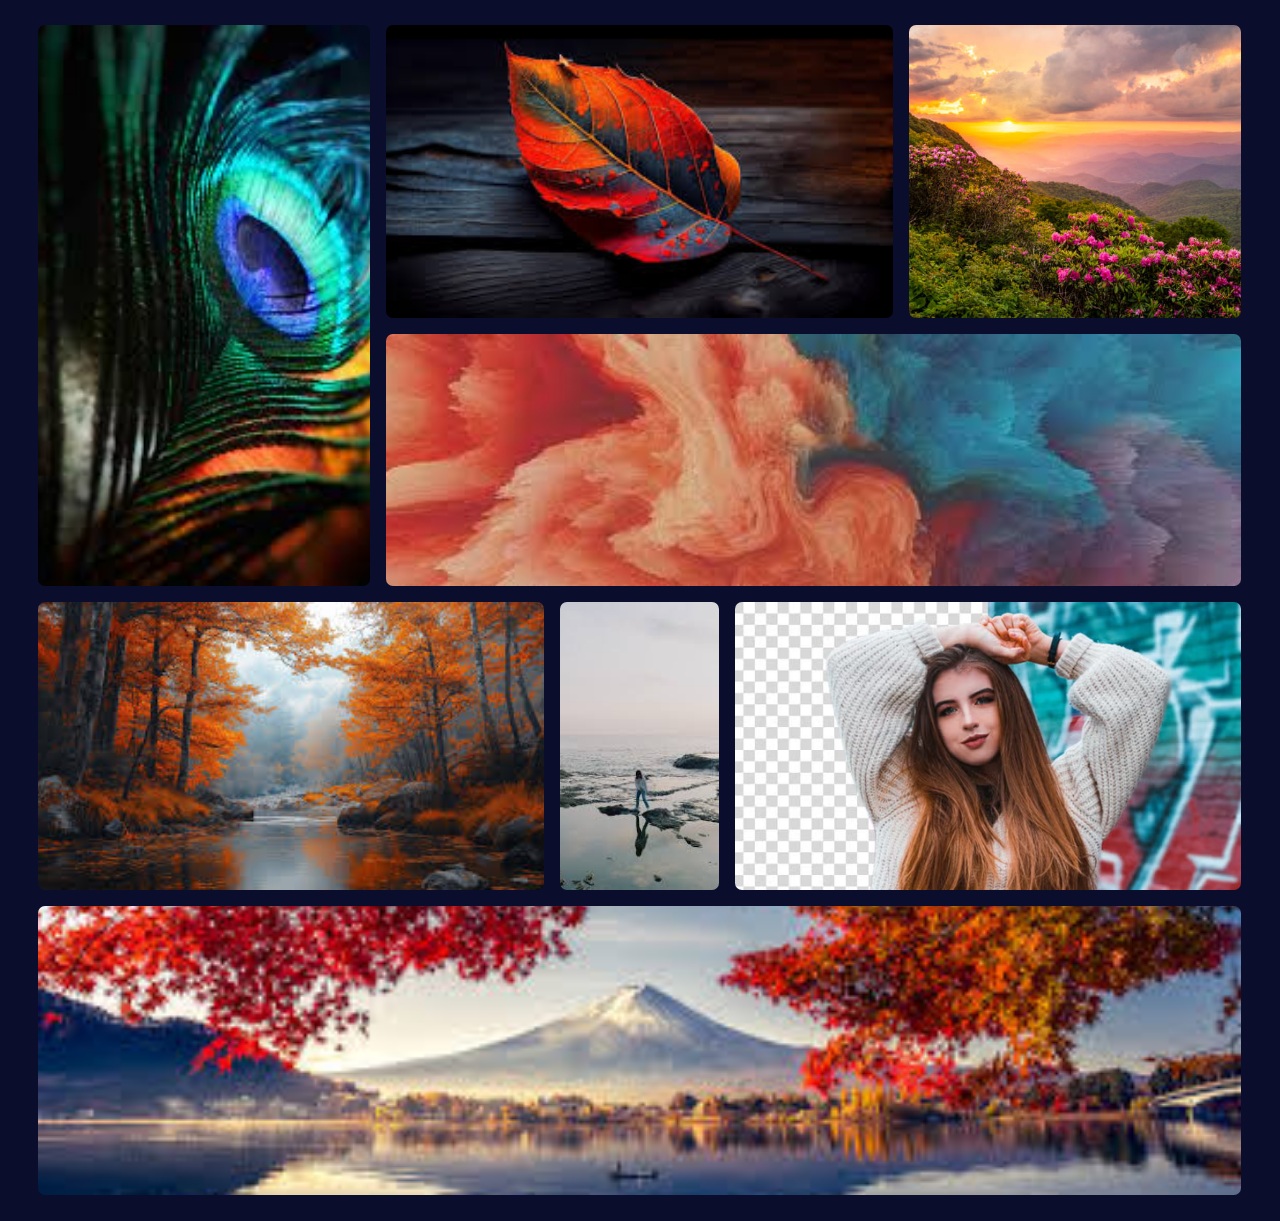
<file: index.html>
<!DOCTYPE html>
<html lang="en">
<head>
  <meta charset="UTF-8">
  <meta name="viewport" content="width=device-width, initial-scale=1.0">
  <link rel="stylesheet" href="./css/main.css">
  <title>Grid Gallery Layout</title>
</head>
<body>
     <div class="photo-grid">
      <div class="photo-grid__item photo-grid__item--color1">
        <img src="./assets/images/image-1.jpeg" alt="">
      </div>
      <div class="photo-grid__item photo-grid__item--color2">
        <img src="./assets/images/image-2.jpeg" alt="">
      </div>
      <div class="photo-grid__item photo-grid__item--color3">
        <img src="./assets/images/image-3.jpg" alt="">
      </div>
      <div class="photo-grid__item photo-grid__item--not-found">
        <img src="./assets/images/image-4.jpeg" alt="">
      </div>
      <div class="photo-grid__item photo-grid__item--color4">
        <img src="./assets/images/image-5.jpeg" alt="">
      </div>
      <div class="photo-grid__item photo-grid__item--color5">
        <img src="./assets/images/image-6.jpeg" alt="">
      </div>
      <div class="photo-grid__item photo-grid__item--color6">
        <img src="./assets/images/image-7.avif" alt="">
      </div>
      <div class="photo-grid__item photo-grid__item--color7">
        <img src="./assets/images/image-8.jpeg" alt="">
      </div>
    </div>
</body>
</html>
</file>
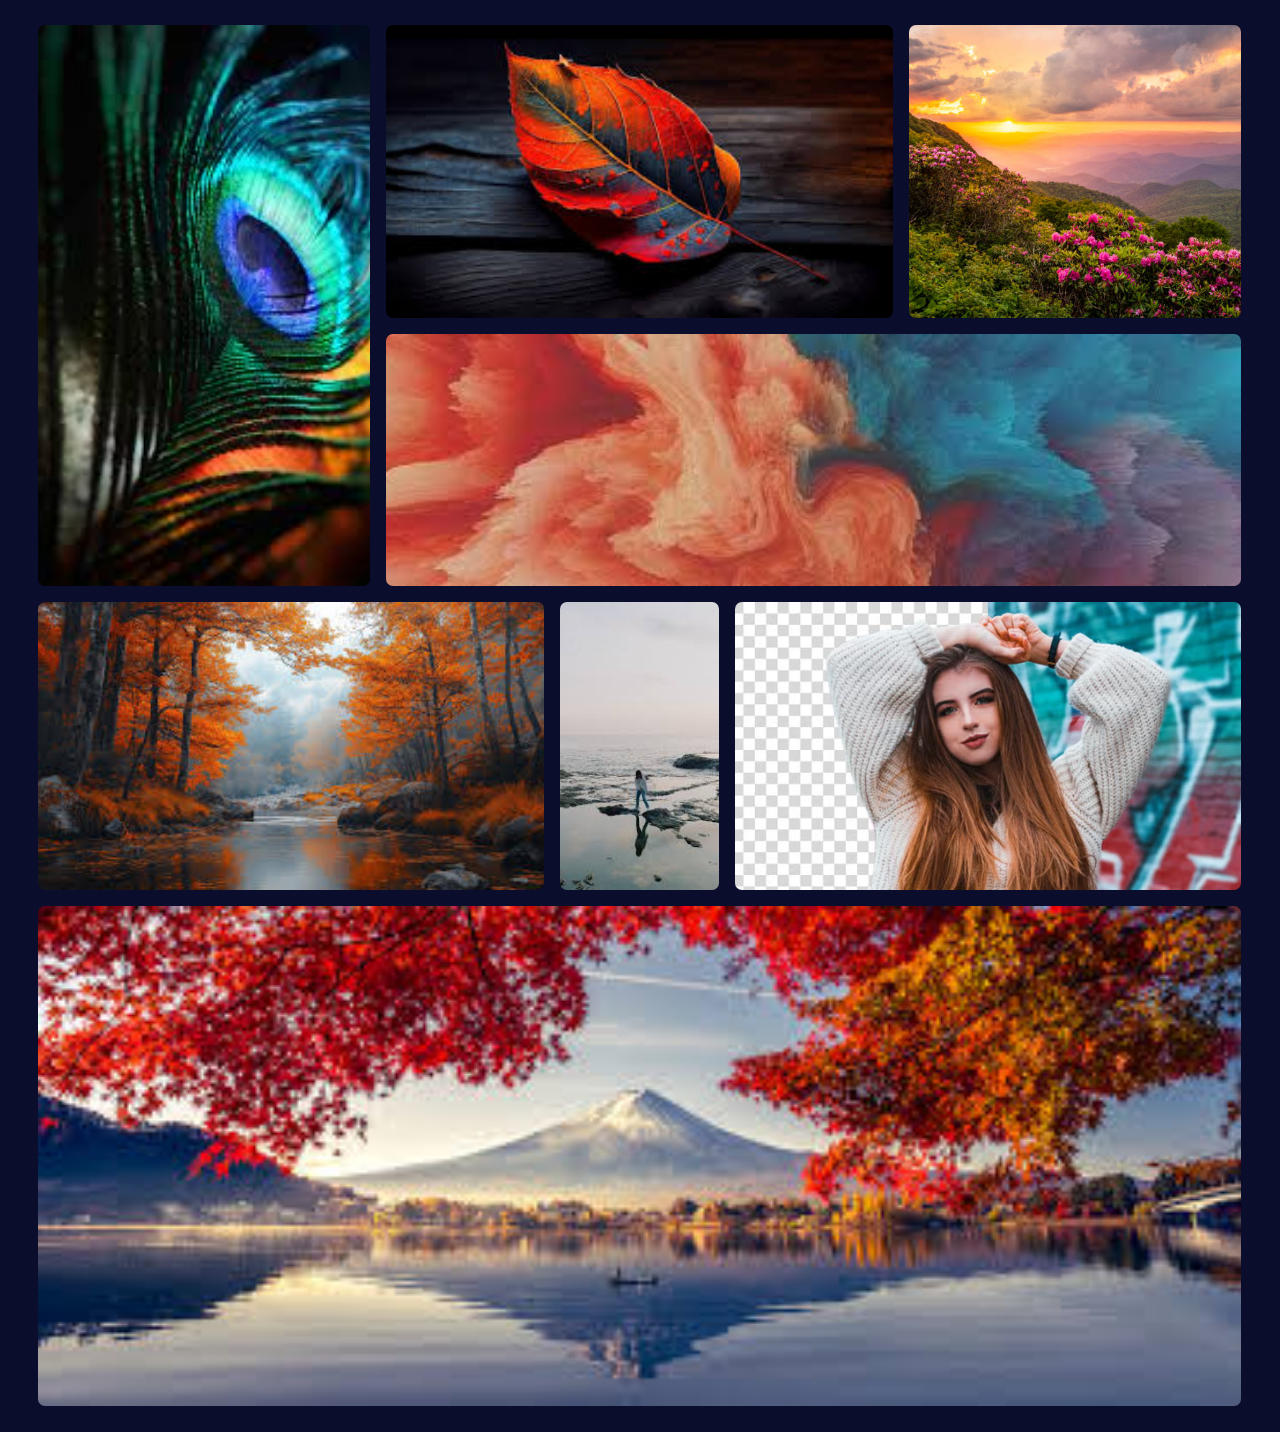
<file: 00 - Grid Layout/index.html>
<!DOCTYPE html>
<html lang="en">
<head>
  <meta charset="UTF-8">
  <meta name="viewport" content="width=device-width, initial-scale=1.0">
  <link rel="stylesheet" href="./css/main.css">
  <title>Grid Gallery Layout</title>
</head>
<body>
     <div class="photo-grid">
      <div class="photo-grid__item">
        <img src="./assets/images/image-1.jpeg" alt="Peacock Bird Image">
      </div>
      <div class="photo-grid__item">
        <img src="./assets/images/image-2.jpeg" alt="Orange Leaf Image">
      </div>
      <div class="photo-grid__item">
        <img src="./assets/images/image-3.jpg" alt="Mountains Scenery Image">
      </div>
      <div class="photo-grid__item">
        <img src="./assets/images/image-4.jpeg" alt="RGB Colors Could Mix">
      </div>
      <div class="photo-grid__item">
        <img src="./assets/images/image-5.jpeg" alt="Winter Orange Tall Trees Image">
      </div>
      <div class="photo-grid__item">
        <img src="./assets/images/image-6.jpeg" alt="Women Standing On Seaside Image">
      </div>
      <div class="photo-grid__item">
        <img src="./assets/images/image-7.avif" alt="Women Showcasing Wall Art Image">
      </div>
      <div class="photo-grid__item">
        <img src="./assets/images/image-8.jpeg" alt="Mountain with Pond and Tree Image">
      </div>
    </div>
</body>
</html>
</file>
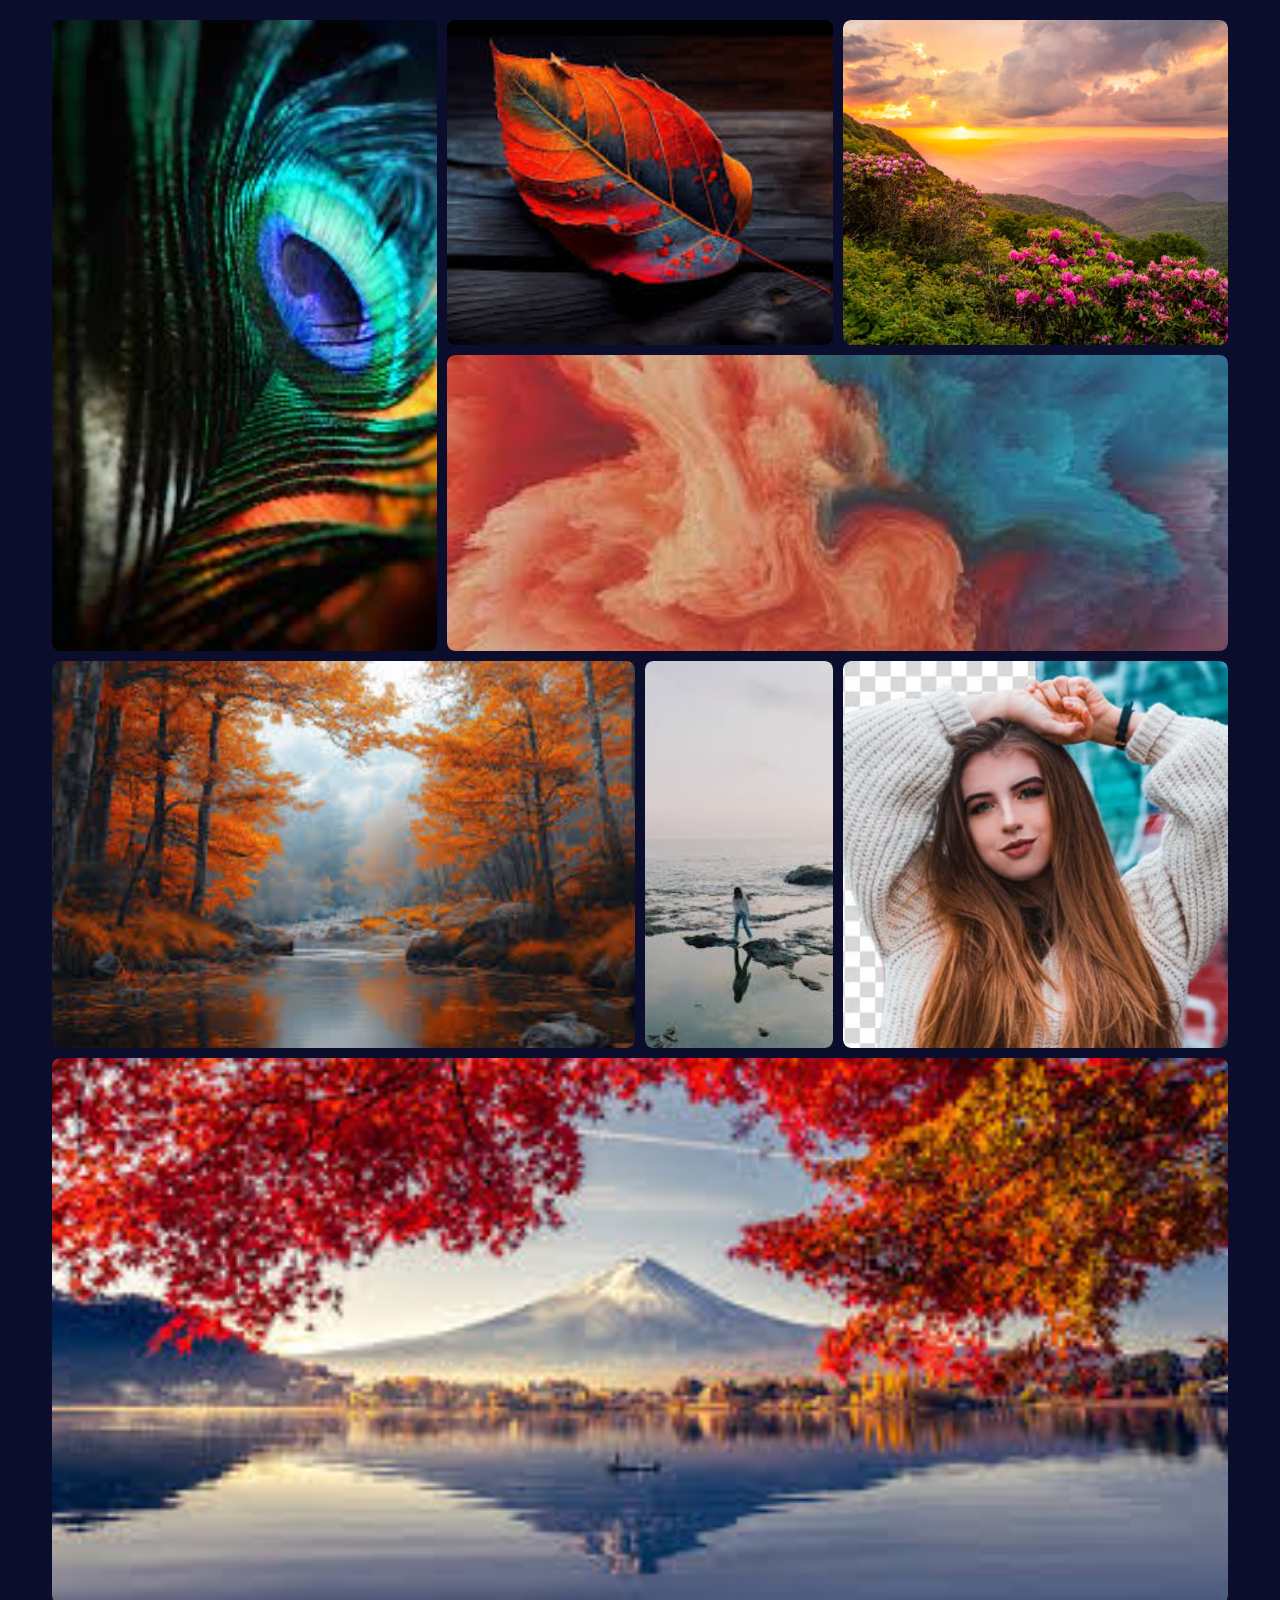
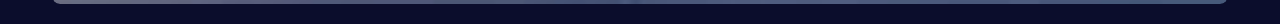
<file: 01 - Grid Layout/index.html>
<!DOCTYPE html>
<html lang="en">
<head>
  <meta charset="UTF-8">
  <meta name="viewport" content="width=device-width, initial-scale=1.0">
  <link rel="stylesheet" href="./css/style.css">
  <title>Grid Gallery Layout I</title>
</head>
<body>
  <div class="photo-grid">
      <div class="photo-grid__item">
        <img src="./assets/images/image-1.jpeg" alt="Peacock Bird Image">
      </div>
      <div class="photo-grid__item">
        <img src="./assets/images/image-2.jpeg" alt="Orange Leaf Image">
      </div>
      <div class="photo-grid__item">
        <img src="./assets/images/image-3.jpg" alt="Mountains Scenery Image">
      </div>
      <div class="photo-grid__item">
        <img src="./assets/images/image-4.jpeg" alt="RGB Colors Could Mix">
      </div>
      <div class="photo-grid__item">
        <img src="./assets/images/image-5.jpeg" alt="Winter Orange Tall Trees Image">
      </div>
      <div class="photo-grid__item">
        <img src="./assets/images/image-6.jpeg" alt="Women Standing On Seaside Image">
      </div>
      <div class="photo-grid__item">
        <img src="./assets/images/image-7.avif" alt="Women Showcasing Wall Art Image">
      </div>
      <div class="photo-grid__item">
        <img src="./assets/images/image-8.jpeg" alt="Mountain with Pond and Tree Image">
      </div>
    </div>
</body>
</html>
</file>
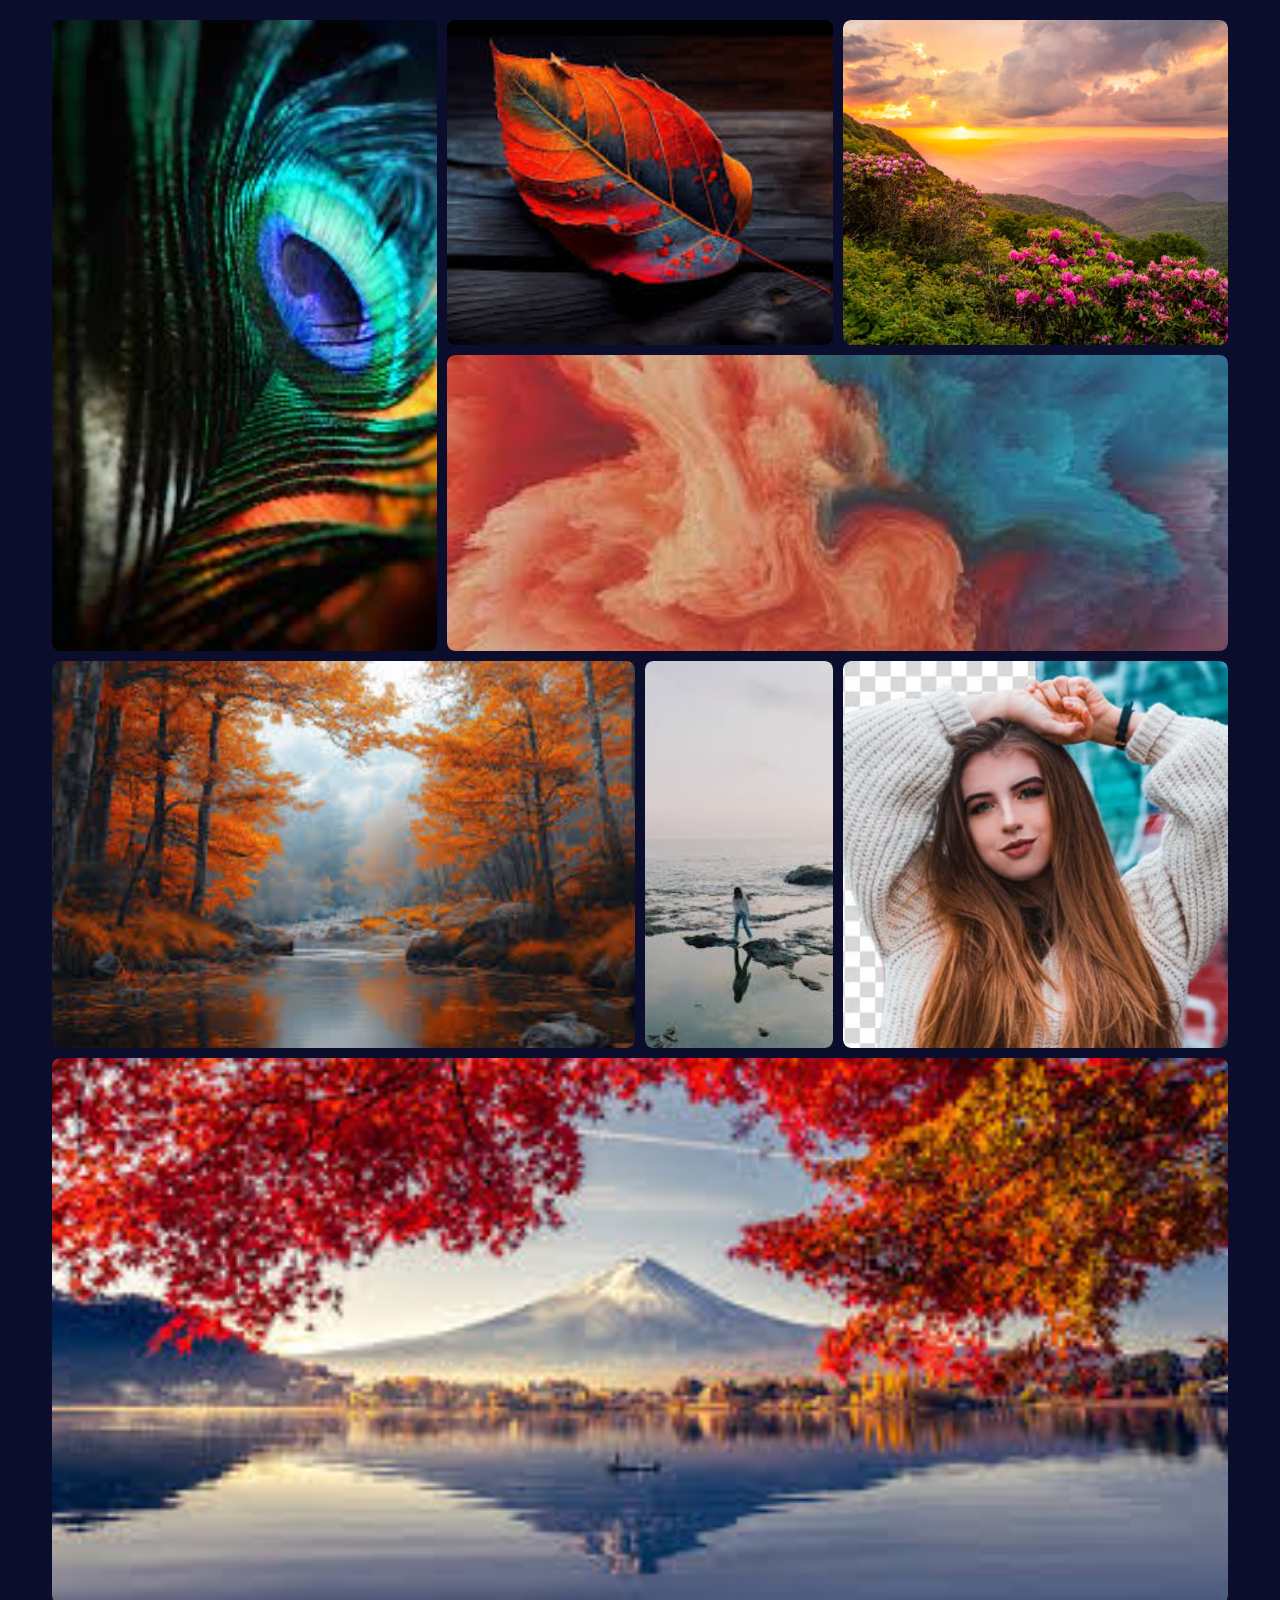
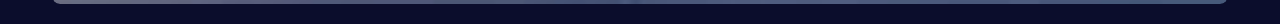
<file: 01 - grid-gallery-layout/index.html>
<!DOCTYPE html>
<html lang="en">
<head>
  <meta charset="UTF-8">
  <meta name="viewport" content="width=device-width, initial-scale=1.0">
  <link rel="stylesheet" href="./css/style.css">
  <title>Grid Gallery Layout I</title>
</head>
<body>
  <div class="photo-grid">
      <div class="photo-grid__item photo-grid__item--1">
        <img src="./assets/images/image-1.jpeg" alt="">
      </div>
      <div class="photo-grid__item photo-grid__item--2">
        <img src="./assets/images/image-2.jpeg" alt="">
      </div>
      <div class="photo-grid__item photo-grid__item--3">
        <img src="./assets/images/image-3.jpg" alt="">
      </div>
      <div class="photo-grid__item photo-grid__item--4">
        <img src="./assets/images/image-4.jpeg" alt="">
      </div>
      <div class="photo-grid__item photo-grid__item--5">
        <img src="./assets/images/image-5.jpeg" alt="">
      </div>
      <div class="photo-grid__item photo-grid__item--6">
        <img src="./assets/images/image-6.jpeg" alt="">
      </div>
      <div class="photo-grid__item photo-grid__item--7">
        <img src="./assets/images/image-7.avif" alt="">
      </div>
      <div class="photo-grid__item photo-grid__item--8">
        <img src="./assets/images/image-8.jpeg" alt="">
      </div>
    </div>
</body>
</html>
</file>
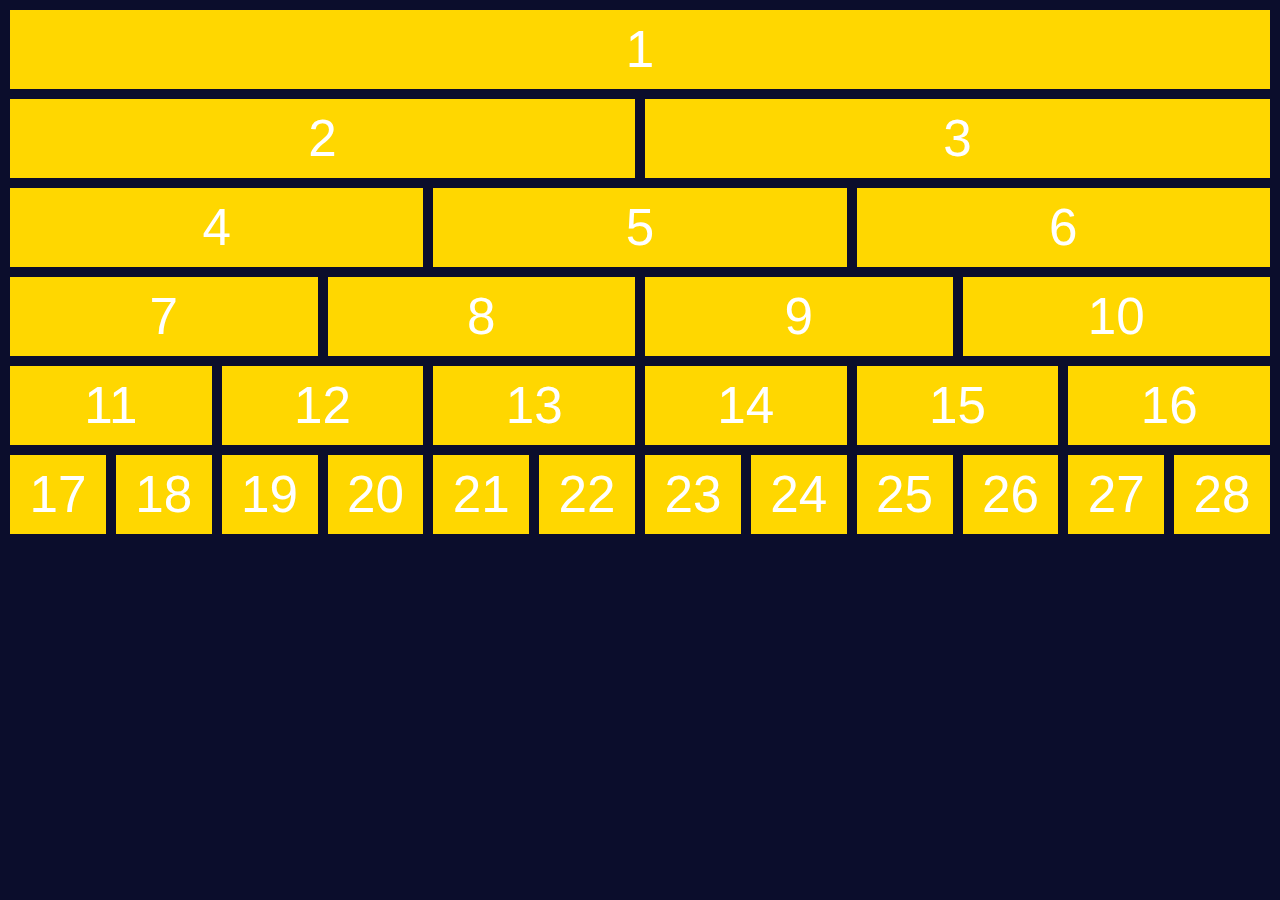
<file: 02 - Grid Layout/index.html>
<!DOCTYPE html>
<html lang="en">
<head>
  <meta charset="UTF-8">
  <meta name="viewport" content="width=device-width, initial-scale=1.0">
  <link rel="stylesheet" href="./css/style.css">
  <title>Grid Layout II</title>
</head>
<body>
  <main class="grid">
    <div class="grid__box">1</div>
    <div class="grid__box">2</div>
    <div class="grid__box">3</div>
    <div class="grid__box">4</div>
    <div class="grid__box">5</div>
    <div class="grid__box">6</div>
    <div class="grid__box">7</div>
    <div class="grid__box">8</div>
    <div class="grid__box">9</div>
    <div class="grid__box">10</div>
    <div class="grid__box">11</div>
    <div class="grid__box">12</div>
    <div class="grid__box">13</div>
    <div class="grid__box">14</div>
    <div class="grid__box">15</div>
    <div class="grid__box">16</div>
    <div class="grid__box">17</div>
    <div class="grid__box">18</div>
    <div class="grid__box">19</div>
    <div class="grid__box">20</div>
    <div class="grid__box">21</div>
    <div class="grid__box">22</div>
    <div class="grid__box">23</div>
    <div class="grid__box">24</div>
    <div class="grid__box">25</div>
    <div class="grid__box">26</div>
    <div class="grid__box">27</div>
    <div class="grid__box">28</div>
  </main>
</body>
</html>
</file>
<file: css/main.css>
* {
  margin: 0;
  padding: 0;
  box-sizing: border-box;
}

body {
  font-family: Arial, sans-serif;
  background-color: #0b0d2c;
}

.photo-grid {
  max-width: 98%;
  width: 100%;
  margin: auto;
  display: grid;
  grid-template-columns: repeat(7, 1fr);
  /* grid-auto-rows: 1fr; */
  grid-template-rows: auto;
  gap: 5px;
  padding: 20px;
}

.photo-grid__item {
  border-radius: 8px;
}

.photo-grid__item--color1 {
  /* background-color: #FF6B6B; */
  grid-column: span 2;
  grid-row: span 4;
  /* height: 300px; */
}

 img {
  width: calc(100% - 1px);
  height: calc(100% - 1px);
  padding: 5px;
  object-fit: cover;
  box-sizing: border-box;
  border-radius: 12px;
}

.photo-grid__item--color2 {
  /* background-color: #4ECDC4; */
  grid-column: span 3;
  grid-row: span 2;
  /* height: 300px; */
}

.photo-grid__item--color3 {
  /* background-color: #1A535C; */
  grid-column: span 2;
  grid-row: span 2;
  /* height: 300px; */
}

.photo-grid__item--color4 {
  /* background-color: #FFE66D; */
  grid-column: span 3;
  grid-row: span 2;
  /* height: 300px; */
}

.photo-grid__item--color5 {
  /* background-color: rebeccapurple; */
  grid-column: span 1;
  grid-row: span 2;
  /* height: 300px; */
}

.photo-grid__item--not-found {
  /* background-color: springgreen; */
  grid-column: span 5;
  grid-row: span 2;
  /* height: 300px; */
}

.photo-grid__item--color6 {
  /* background-color: #be2525; */
  grid-column: 5 / 8;
  grid-row: span 2;
  /* height: 300px; */
}

.photo-grid__item--color7 {
  /* background-color: #039b90; */
  grid-column: span 7;
  grid-row: span 2;
  height: 300px;
}

@media (max-width: 1025px) {
  .photo-grid {
    grid-template-columns: repeat(auto-fit, minmax(170px, 1fr));
  }

  .photo-grid__item--color3 {
    grid-column: span 3;
  }

  .photo-grid__item--not-found {
    grid-column: span 2;
  }

  .photo-grid__item--color4 {
    grid-column: span 4;
  }

  .photo-grid__item--color6 {
    grid-column: span 3;
  }

  .photo-grid__item--color7 {
    grid-column: span 2;
  }
}

@media (max-width: 930px) {
  .photo-grid {
    grid-template-columns: repeat(auto-fit, minmax(170px, 1fr));
  }

  .photo-grid__item--color1 {
    grid-column: span 1;
  }

  .photo-grid__item--color3 {
    grid-column: span 2;
  }

  .photo-grid__item--not-found {
    grid-column: span 2;
  }

  .photo-grid__item--color4 {
    grid-column: span 4;
  }

  .photo-grid__item--color6 {
    grid-column: span 3;
  }

  .photo-grid__item--color7 {
    grid-column: span 4;
  }
}

@media (max-width: 768px) {
  .photo-grid {
    grid-template-columns: repeat(auto-fit, minmax(150px, 1fr));
    /* gap: 10px; */
  }

  .photo-grid__item {
    height: auto;
  }

  .photo-grid__item--color1,
  .photo-grid__item--color2,
  .photo-grid__item--color3,
  .photo-grid__item--color4,
  .photo-grid__item--color5,
  .photo-grid__item--color6,
  .photo-grid__item--color7,
  .photo-grid__item--not-found {
    grid-column: span 2;
    grid-row: span 2;
    height: 250px;
  }
}
</file>
<file: 00 - Grid Layout/css/main.css>
* {
  margin: 0;
  padding: 0;
  box-sizing: border-box;
}

body {
  font-family: Arial, sans-serif;
  background-color: #0b0d2c;
}

.photo-grid {
  grid-template-columns: repeat(7, 1fr);
  grid-template-rows: auto;
  gap: 5px;

  max-width: 98%;
  width: 100%;
  margin: auto;
  display: grid;
  padding: 20px;
}

.photo-grid__item {
  border-radius: 8px;
}

img {
  width: calc(100% - 1px);
  height: calc(100% - 1px);
  padding: 5px;
  object-fit: cover;
  box-sizing: border-box;
  border-radius: 12px;
}

.photo-grid__item:nth-child(1) {
  grid-column: span 2;
  grid-row: span 4;
}


.photo-grid__item:nth-child(2) {
  grid-column: span 3;
  grid-row: span 2;
}

.photo-grid__item:nth-child(3) {
  grid-column: span 2;
  grid-row: span 2;
}

.photo-grid__item:nth-child(4) {
  grid-column: span 5;
  grid-row: span 2;
}

.photo-grid__item:nth-child(5) {
  grid-column: span 3;
  grid-row: span 2;
}

.photo-grid__item:nth-child(6) {
  grid-column: span 1;
  grid-row: span 2;
}

.photo-grid__item:nth-child(7) {
  grid-column: 5 / 8;
  grid-row: span 2;
}

.photo-grid__item:nth-child(8) {
  grid-column: span 7;
  grid-row: span 2;
  height: auto;
}

@media (max-width: 1025px) {
  .photo-grid {
    grid-template-columns: repeat(auto-fit, minmax(170px, 1fr));
  }

    .photo-grid__item:nth-child(1) {
    grid-row: span 2;
  }

  .photo-grid__item:nth-child(3) {
    grid-column: span 3;
  }

  .photo-grid__item:nth-child(4) {
    grid-column: span 2;
  }

  .photo-grid__item:nth-child(5) {
    grid-column: span 4;
  }

  .photo-grid__item:nth-child(6) {
    grid-column: span 3;
  }

  .photo-grid__item:nth-child(7) {
    grid-column: span 2;
    grid-row: span 2;
  }
}

@media (max-width: 930px) {
  .photo-grid {
    grid-template-columns: repeat(auto-fit, minmax(170px, 1fr));
  }

  .photo-grid__item:nth-child(1) {
    grid-column: span 1;
  }

  .photo-grid__item:nth-child(3) {
    grid-column: span 2;
  }

  .photo-grid__item:nth-child(4) {
    grid-column: span 2;
  }

  .photo-grid__item:nth-child(5) {
    grid-column: span 4;
  }

  .photo-grid__item:nth-child(6) {
    grid-column: span 3;
  }

  .photo-grid__item:nth-child(7) {
    grid-column: span 4;
  }
}

@media (max-width: 768px) {
  .photo-grid {
    grid-template-columns: repeat(auto-fit, minmax(150px, 1fr));
  }

  .photo-grid__item {
    height: auto;
  }

  .photo-grid__item:nth-child(1),
  .photo-grid__item:nth-child(2),
  .photo-grid__item:nth-child(3),
  .photo-grid__item:nth-child(4),
  .photo-grid__item:nth-child(5),
  .photo-grid__item:nth-child(6),
  .photo-grid__item:nth-child(7),
  .photo-grid__item:nth-child(8) {
    grid-column: span 2;
    grid-row: span 2;
    height: 250px;
  }
}
</file>
<file: 01 - Grid Layout/css/style.css>
* {
  margin: 0;
  padding: 0;
  box-sizing: border-box;
}

body {
  font-family: Arial, sans-serif;
  background-color: #0b0d2c;
  color: #fff;
}

.photo-grid__item:nth-child(1) {
  grid-area: item-1;
}

.photo-grid__item:nth-child(2) {
  grid-area: item-2;
}

.photo-grid__item:nth-child(3) {
  grid-area: item-3;
}

.photo-grid__item:nth-child(4) {
  grid-area: item-4;
}

.photo-grid__item:nth-child(5) {
  grid-area: item-5;
}

.photo-grid__item:nth-child(6) {
  grid-area: item-6;
}

.photo-grid__item:nth-child(7) {
  grid-area: item-7;
}

.photo-grid__item:nth-child(8) {
  grid-area: item-8;
}

.photo-grid {
  display: grid;
  grid-template-areas:
    "item-1 item-1 item-2 item-2 item-3 item-3"
    "item-1 item-1 item-4 item-4 item-4 item-4"
    "item-5 item-5 item-5 item-6 item-7 item-7"
    "item-8 item-8 item-8 item-8 item-8 item-8";

  max-width: 95%;
  width: 100%;
  margin: auto;
  gap: 10px;
  padding: 20px;
}

.photo-grid__item {
  border-radius: 8px;
  overflow: hidden;
}

img {
  width: 100%;
  height: 100%;
  object-fit: cover;
  box-sizing: border-box;
  border-radius: 8px;
}

@media (max-width: 1025px) {
  .photo-grid {
    grid-template-areas:
      "item-1 item-1 item-2 item-2 item-2 item-2"
      "item-3 item-3 item-3 item-4 item-4 item-4"
      "item-5 item-5 item-5 item-5 item-5 item-6"
      "item-7 item-7 item-7 item-7 item-8 item-8";

    gap: 8px;
  }
}

@media (max-width: 768px) {
  .photo-grid {
    grid-template-areas:
      "item-1 item-2"
      "item-3 item-4"
      "item-5 item-6"
      "item-7 item-8"
    ;

    gap: 6px;
  }

  img {
    border-radius: 6px;
  }
}

@media (max-width: 480px) {
  .photo-grid {
    grid-template-areas:
      "item-1"
      "item-2"
      "item-3"
      "item-4"
      "item-5"
      "item-6"
      "item-7"
      "item-8";

    gap: 4px;
    padding: 10px;
  }

  img {
    border-radius: 4px;
  }
}
</file>
<file: 01 - grid-gallery-layout/css/style.css>
* {
  margin: 0;
  padding: 0;
  box-sizing: border-box;
}

body {
  font-family: Arial, sans-serif;
  background-color: #0b0d2c;
  color: #fff;
}

.photo-grid__item--1 {
  grid-area: item-1;
}

.photo-grid__item--2 {
  grid-area: item-2;
}

.photo-grid__item--3 {
  grid-area: item-3;
}

.photo-grid__item--4 {
  grid-area: item-4;
}

.photo-grid__item--5 {
  grid-area: item-5;
}

.photo-grid__item--6 {
  grid-area: item-6;
}

.photo-grid__item--7 {
  grid-area: item-7;
}

.photo-grid__item--8 {
  grid-area: item-8;
}

.photo-grid {
  display: grid;
  grid-template-areas:
    "item-1 item-1 item-2 item-2 item-3 item-3"
    "item-1 item-1 item-4 item-4 item-4 item-4"
    "item-5 item-5 item-5 item-6 item-7 item-7"
    "item-8 item-8 item-8 item-8 item-8 item-8";

  max-width: 95%;
  width: 100%;
  margin: auto;
  gap: 10px;
  padding: 20px;
}

.photo-grid__item {
  border-radius: 8px;
  overflow: hidden;
}

img {
  width: 100%;
  height: 100%;
  object-fit: cover;
  box-sizing: border-box;
  border-radius: 8px;
}

@media (max-width: 1025px) {
  .photo-grid {
    grid-template-areas:
      "item-1 item-1 item-2 item-2 item-2 item-2"
      "item-3 item-3 item-3 item-4 item-4 item-4"
      "item-5 item-5 item-5 item-5 item-5 item-6"
      "item-7 item-7 item-7 item-7 item-8 item-8";

    gap: 8px;
  }
}

@media (max-width: 768px) {
  .photo-grid {
    grid-template-areas:
      "item-1 item-2"
      "item-3 item-4"
      "item-5 item-6"
      "item-7 item-8"
      ;

    gap: 6px;
  }

  img {
    border-radius: 6px;
  }
}

@media (max-width: 480px) {
  .photo-grid {
    grid-template-areas:
      "item-1"
      "item-2"
      "item-3"
      "item-4"
      "item-5"
      "item-6"
      "item-7"
      "item-8";

    gap: 4px;
    padding: 10px;
  }

  img {
    border-radius: 4px;
  }
}
</file>
<file: 02 - Grid Layout/css/style.css>
:root {
  --website-background-color: #0B0D2C;
  --text-color: #FFFFFF;
  --grid-boxes-color: #FFD700;
}

* {
  margin: 0;
  padding: 0;
  box-sizing: border-box;
}

body {
  font-family: Arial, sans-serif;
  background-color: var(--website-background-color);
  padding: 10px;
}

.grid__box {
  font-size: 4vw;
  padding: 10px;
  text-align: center;
  color: var(--text-color);
  background: var(--grid-boxes-color);
}

.grid {
  display: grid;
  grid-template-columns: repeat(12, 1fr);
  grid-template-rows: repeat(6, 1fr);
  grid-gap: 10px;
}

.grid__box:nth-child(1) {
  grid-column: span 12;
}

.grid__box:nth-child(2),
.grid__box:nth-child(3) {
  grid-column: span 6;
}

.grid__box:nth-child(4),
.grid__box:nth-child(5),
.grid__box:nth-child(6) {
  grid-column: span 4;
}

.grid__box:nth-child(7),
.grid__box:nth-child(8),
.grid__box:nth-child(9),
.grid__box:nth-child(10) {
  grid-column: span 3;
}

.grid__box:nth-child(11),
.grid__box:nth-child(12),
.grid__box:nth-child(13),
.grid__box:nth-child(14),
.grid__box:nth-child(15),
.grid__box:nth-child(16) {
  grid-column: span 2;
}

@media (max-width: 1025px) {
  .grid {
    grid-template-columns: repeat(12, 1fr);
  }

  .grid__box:nth-child(1),
  .grid__box:nth-child(2) {
    grid-column: span 6;
  }

  .grid__box:nth-child(3),
  .grid__box:nth-child(4),
  .grid__box:nth-child(5) {
    grid-column: span 4;
  }

  .grid__box:nth-child(6),
  .grid__box:nth-child(7),
  .grid__box:nth-child(8),
  .grid__box:nth-child(9) {
    grid-column: span 3;
  }

  .grid__box:nth-child(10),
  .grid__box:nth-child(11),
  .grid__box:nth-child(12),
  .grid__box:nth-child(13),
  .grid__box:nth-child(14),
  .grid__box:nth-child(15) {
    grid-column: span 2;
  }

  .grid__box:nth-child(16),
  .grid__box:nth-child(17),
  .grid__box:nth-child(18),
  .grid__box:nth-child(19),
  .grid__box:nth-child(20),
  .grid__box:nth-child(21),
  .grid__box:nth-child(22),
  .grid__box:nth-child(23),
  .grid__box:nth-child(24),
  .grid__box:nth-child(25),
  .grid__box:nth-child(26),
  .grid__box:nth-child(27) {
    grid-column: span 1;
  }

  .grid__box:nth-child(28) {
    grid-column: span 12;
  }
}

@media (max-width: 767px) {
  .grid__box:nth-child(1) {
    grid-column: span 12;
  }

  .grid__box:nth-child(2),
  .grid__box:nth-child(3) {
    grid-column: span 6;
  }

  .grid__box:nth-child(4),
  .grid__box:nth-child(5),
  .grid__box:nth-child(6) {
    grid-column: span 4;
  }

  .grid__box:nth-child(7),
  .grid__box:nth-child(8),
  .grid__box:nth-child(9),
  .grid__box:nth-child(10) {
    grid-column: span 3;
  }

  .grid__box:nth-child(11),
  .grid__box:nth-child(12),
  .grid__box:nth-child(13),
  .grid__box:nth-child(14),
  .grid__box:nth-child(15),
  .grid__box:nth-child(16) {
    grid-column: span 2;
  }

  .grid__box:nth-child(17),
  .grid__box:nth-child(18),
  .grid__box:nth-child(19),
  .grid__box:nth-child(20),
  .grid__box:nth-child(21),
  .grid__box:nth-child(22),
  .grid__box:nth-child(23),
  .grid__box:nth-child(24),
  .grid__box:nth-child(25),
  .grid__box:nth-child(26),
  .grid__box:nth-child(27),
  .grid__box:nth-child(28) {
    grid-column: span 1;
  }
}

@media screen and (max-width: 480px) {
  .grid {
    display: block;
  }

  .grid__box {
    margin: 10px 0;
  }
}
</file>
